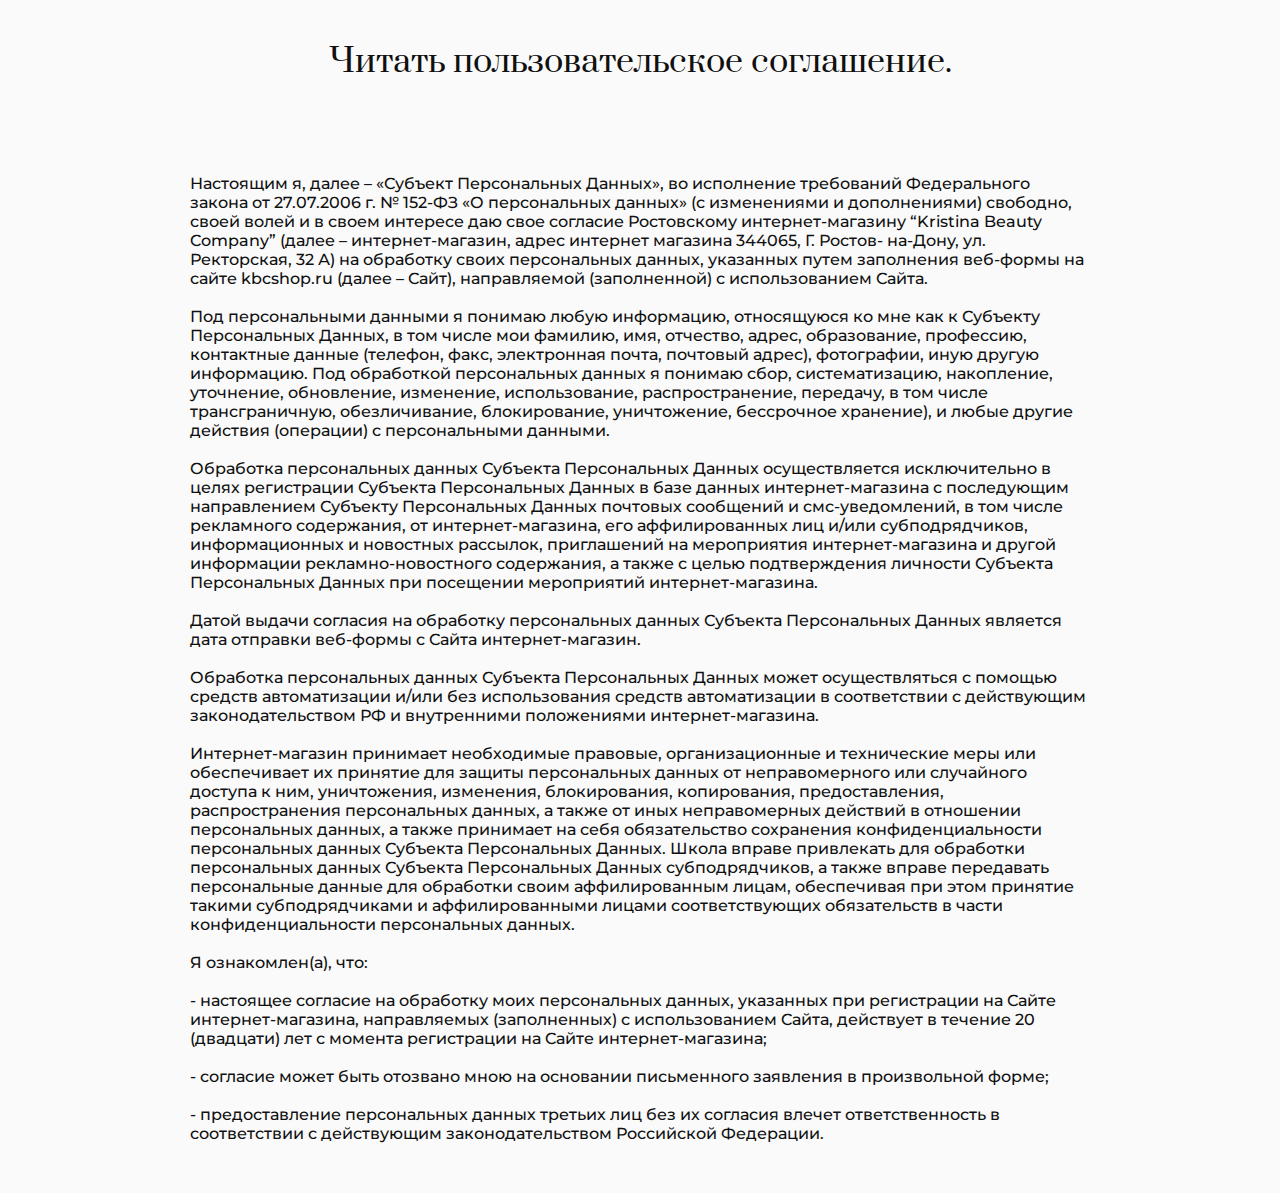
<file: pact.html>
<!DOCTYPE html>
<html lang="en">
<head>
    <meta charset="UTF-8">
    <meta http-equiv="X-UA-Compatible" content="IE=edge">
    <meta name="viewport" content="width=device-width, initial-scale=1.0">
    <title>Document</title>
    <link rel="stylesheet" href="style.css">
</head>
<body>
    <div class="content__title">Читать пользовательское соглашение.</div>
    <p class="pact">
        Настоящим я, далее – «Субъект Персональных Данных», во исполнение требований Федерального закона от 27.07.2006 г. № 152-ФЗ «О персональных данных» (с изменениями и дополнениями) свободно, своей волей и в своем интересе даю свое согласие Ростовскому интернет-магазину “Kristina Beauty Company” (далее – интернет-магазин, адрес интернет магазина 344065, Г. Ростов- на-Дону, ул. Ректорская, 32 А) на обработку своих персональных данных, указанных путем заполнения веб-формы на сайте kbcshop.ru (далее – Сайт), направляемой (заполненной) с использованием Сайта.
        <br>
        <br>
        Под персональными данными я понимаю любую информацию, относящуюся ко мне как к Субъекту Персональных Данных, в том числе мои фамилию, имя, отчество, адрес, образование, профессию, контактные данные (телефон, факс, электронная почта, почтовый адрес), фотографии, иную другую информацию. Под обработкой персональных данных я понимаю сбор, систематизацию, накопление, уточнение, обновление, изменение, использование, распространение, передачу, в том числе трансграничную, обезличивание, блокирование, уничтожение, бессрочное хранение), и любые другие действия (операции) с персональными данными.
        <br>
        <br>
        Обработка персональных данных Субъекта Персональных Данных осуществляется исключительно в целях регистрации Субъекта Персональных Данных в базе данных интернет-магазина с последующим направлением Субъекту Персональных Данных почтовых сообщений и смс-уведомлений, в том числе рекламного содержания, от интернет-магазина, его аффилированных лиц и/или субподрядчиков, информационных и новостных рассылок, приглашений на мероприятия интернет-магазина и другой информации рекламно-новостного содержания, а также с целью подтверждения личности Субъекта Персональных Данных при посещении мероприятий интернет-магазина.
        <br>
        <br>
        Датой выдачи согласия на обработку персональных данных Субъекта Персональных Данных является дата отправки веб-формы с Сайта интернет-магазин.
        <br>
        <br>
        Обработка персональных данных Субъекта Персональных Данных может осуществляться с помощью средств автоматизации и/или без использования средств автоматизации в соответствии с действующим законодательством РФ и внутренними положениями интернет-магазина.
        <br>
        <br>
        Интернет-магазин принимает необходимые правовые, организационные и технические меры или обеспечивает их принятие для защиты персональных данных от неправомерного или случайного доступа к ним, уничтожения, изменения, блокирования, копирования, предоставления, распространения персональных данных, а также от иных неправомерных действий в отношении персональных данных, а также принимает на себя обязательство сохранения конфиденциальности персональных данных Субъекта Персональных Данных. Школа вправе привлекать для обработки персональных данных Субъекта Персональных Данных субподрядчиков, а также вправе передавать персональные данные для обработки своим аффилированным лицам, обеспечивая при этом принятие такими субподрядчиками и аффилированными лицами соответствующих обязательств в части конфиденциальности персональных данных.
        <br>
        <br>
        Я ознакомлен(а), что:
        <br>
        <br>
        - настоящее согласие на обработку моих персональных данных, указанных при регистрации на Сайте интернет-магазина, направляемых (заполненных) с использованием Cайта, действует в течение 20 (двадцати) лет с момента регистрации на Cайте интернет-магазина;
        <br>
        <br>
        - согласие может быть отозвано мною на основании письменного заявления в произвольной форме;
        <br>
        <br>
        - предоставление персональных данных третьих лиц без их согласия влечет ответственность в соответствии с действующим законодательством Российской Федерации.  
    </p>
    
</body>
</html>
</file>
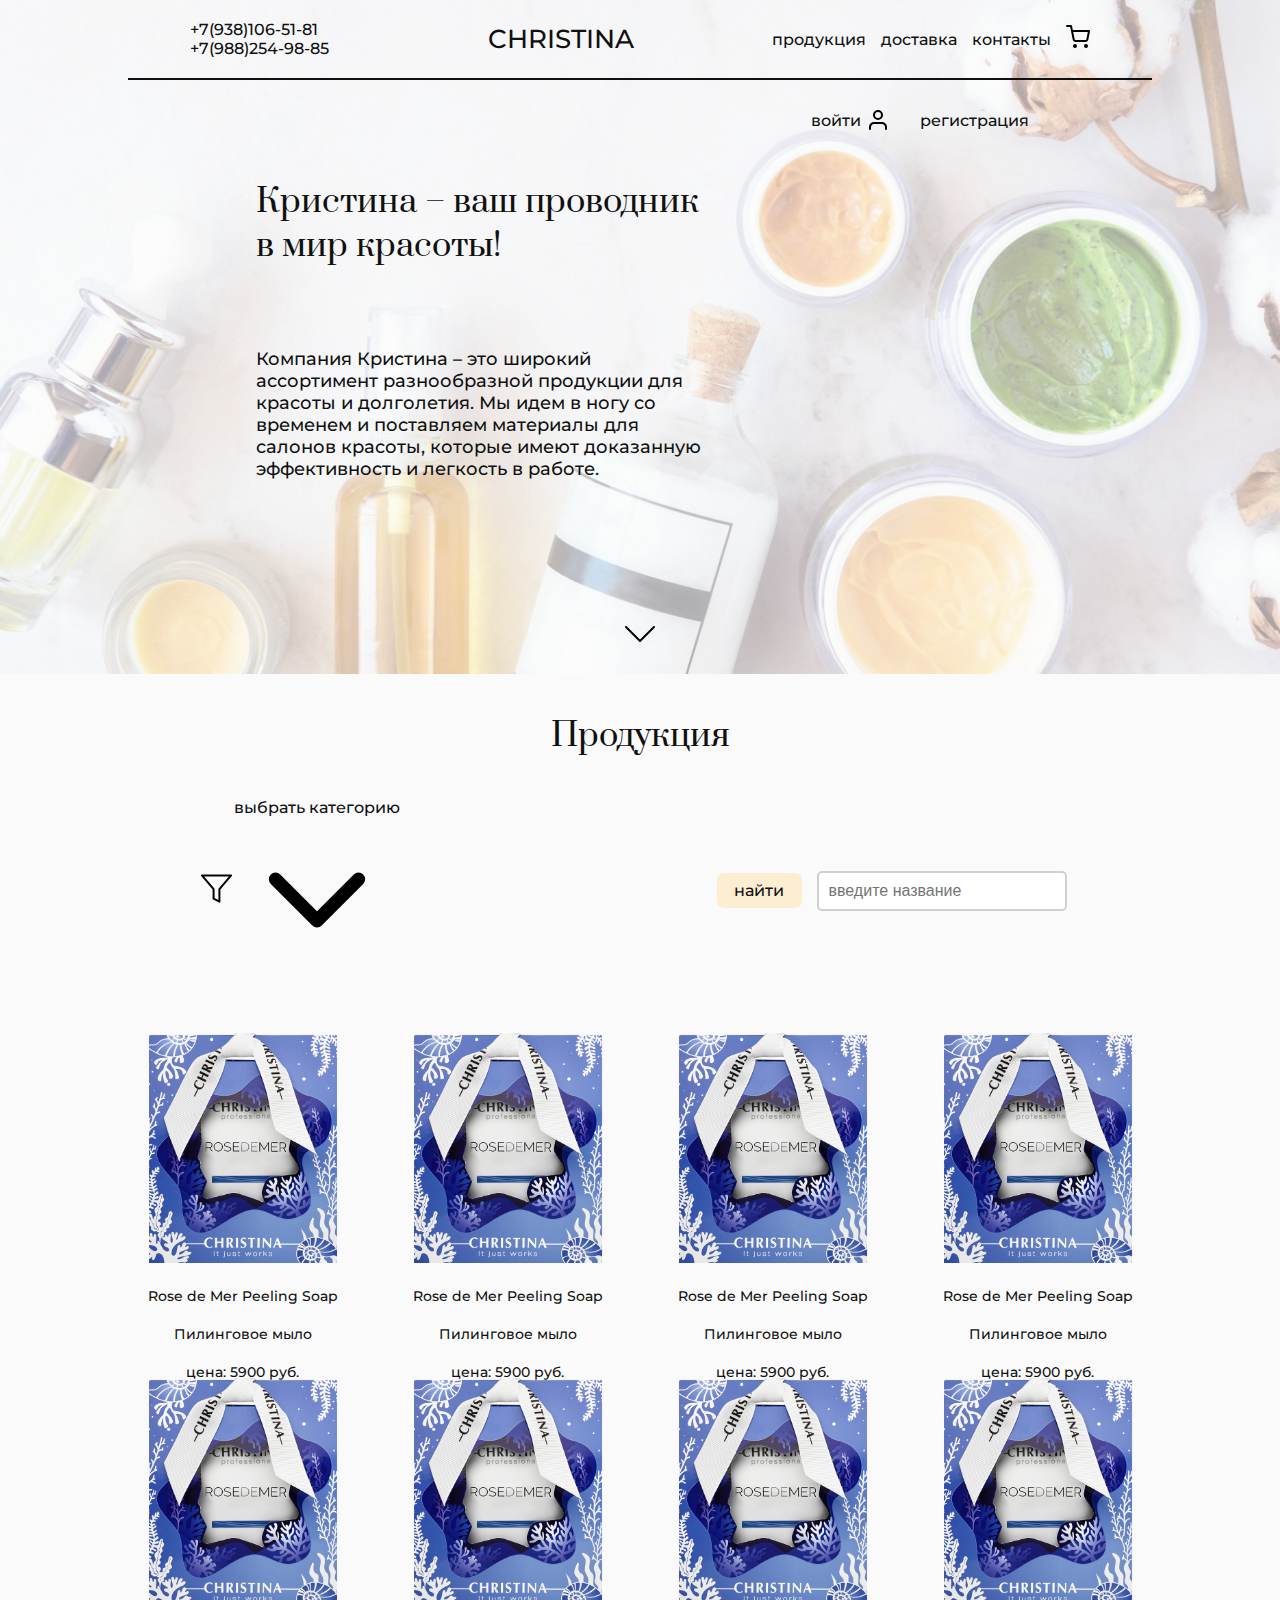
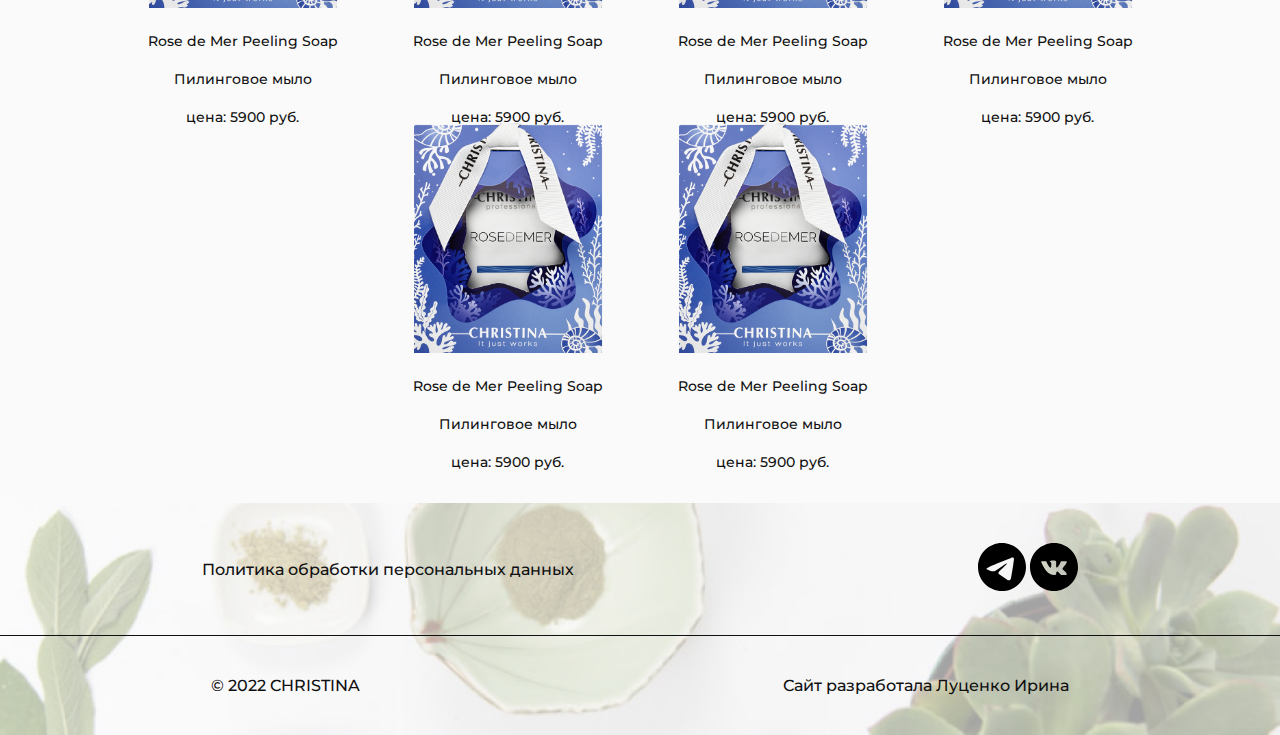
<file: products.html>
<!DOCTYPE html>
<html lang="en">
<head>
    <meta charset="UTF-8">
    <meta http-equiv="X-UA-Compatible" content="IE=edge">
    <meta name="viewport" content="width=device-width, initial-scale=1.0">
    <title>CHRISTINA</title>
    <link rel="stylesheet" href="style.css">
</head>
<body>
    <header class="wrapper">
        <div class="mainblock">
            <div class="mainblock__navigation">
                <div class="mainblock__number">
                    <a href="tel:+7(938)106-51-81">+7(938)106-51-81</a>
                    <a href="tel:+7(988)254-98-85">+7(988)254-98-85</a>
                </div>

                <div class="mainblock__logo"><a href="index.html">christina</a></div>

                <nav class="mainblock__menu">
                    <a href="products.html" class="mainblock__link">продукция</a>
                    <a href="delivery.html" class="mainblock__link">доставка</a>
                    <a href="contacts.html" class="mainblock__link">контакты</a>
                    <a href="" class="mainblock__link"><img src="img/shop.svg" alt="корзина"></a>
                </nav>    
            </div>

            <div class="mainblock__authorization">
                <a href="" class="mainblock__sign-in">войти</a>
                <a href="" class="mainblock__sign-in"><img src="img/user.svg" alt="вход"></a>
                <a href="" class="mainblock__registration">регистрация</a>
            </div>

            <div id="myNav" class="burger">

                <a href="javascript:void(0)" class="closebtn" onclick="closeNav()">&times;</a>
                    
                <div class="burger__content">
                    <div class="burger__element-partition">
                        <p class="burger__span burger__logo">christina</p>
                    </div>
                    <a href="index.html" class="burger__element">главная</a>
                    <a href="products.html" class="burger__element">продукция</a>
                    <a href="delivery.html" class="burger__element">доставка</a>
                    <a href="contacts.html" class="burger__element">контакты</a>
                    <a href="" class="burger__element">корзина</a>
                </div>

                <div class="burger__account">
                    <div class="burger__element-partition">
                        <p class="burger__span">Вход в аккаунт</p>
                    </div>
                    <a href="" class="burger__element">вход</a>
                    <a href="" class="burger__element">регистрация</a>
                </div>

                <div class="burger__social">
                    <div class="burger__element-partition">
                        <p class="burger__span">Социальные сети</p>
                    </div>
                    <a href="" class="burger__element">Telegram</a>
                    <a href="" class="burger__element">Vkontakte</a>
                </div>

                <div class="burder__number">
                    <div class="burger__element-partition">
                        <p class="burger__span">Контактный номер</p>
                    </div>
                    <a href="tel:+7(938)106-51-81" class="burger__element">+7(938)106-51-81</a>
                    <a href="tel:+7(988)254-98-85" class="burger__element">+7(988)254-98-85</a>
                </div>
            </div>
    
            <span onclick="openNav()" class="burger__menu"><img src="/img/burger.svg" alt=""></span>

            <div class="mainblock__content">
                <div class="mainblock__text">
                    <div class="mainblock__title">Кристина – ваш проводник в мир красоты!</div>
                    <div class="mainblock__subtitle-delivery">Компания Кристина – это широкий ассортимент разнообразной продукции для красоты и долголетия. Мы идем в ногу со временем и поставляем материалы для салонов красоты, которые имеют доказанную эффективность и легкость в работе.</div>
                </div>
                <div class="mainblock__footer">
                    <a href="#title" class="mainblock__arrow"><img src="img/arrow.svg" alt="стрелка"></a>
                </div>
            </div>

        </div>
    </header>

    <main class="wrapper">
        <div class="products">
            <div class="products__wrapper">
                <div class="content__title" id="title">Продукция</div>
                <div class="products__setting">
                    <div class="products__setting-left">
                        <a href=""><img src="img/filter.svg" alt="фильтр"></a>
                        <a href="" class="products__filter">
                            <p>выбрать категорию</p>
                            <img src="img/arrow-min.svg" alt="">
                        </a>
                    </div>
                    <div class="products__setting-right">
                        <a href="" class="products__button">найти</a>
                        <form class="products__form">
                            <input type="text" id="name" placeholder="введите название" class="products__form-search">
                        </form>
                    </div>
                </div>
                <div class="products__list">
                    <a href="product.html">
                        <div class="products__product">
                            <div ><img src="img/test.png" alt="картинка продукта" class="products__img"></div>
                            <div class="products__description">
                                <p class="products__name">Rose de Mer Peeling Soap</p>
                                <p class="products__name">Пилинговое мыло</p>
                                <p class="products__name">цена: 5900 руб.</p>
                            </div>
                        </div> 
                    </a>
                    <a href="product.html">
                        <div class="products__product">
                            <div ><img src="img/test.png" alt="" class="products__img"></div>
                            <div class="products__description">
                                <p class="products__name">Rose de Mer Peeling Soap</p>
                                <p class="products__name">Пилинговое мыло</p>
                                <p class="products__name">цена: 5900 руб.</p>
                            </div>
                        </div> 
                    </a>
                    <a href="product.html">
                        <div class="products__product">
                            <div ><img src="img/test.png" alt="" class="products__img"></div>
                            <div class="products__description">
                                <p class="products__name">Rose de Mer Peeling Soap</p>
                                <p class="products__name">Пилинговое мыло</p>
                                <p class="products__name">цена: 5900 руб.</p>
                            </div>
                        </div> 
                    </a>
                    <a href="product.html">
                        <div class="products__product">
                            <div ><img src="img/test.png" alt="" class="products__img"></div>
                            <div class="products__description">
                                <p class="products__name">Rose de Mer Peeling Soap</p>
                                <p class="products__name">Пилинговое мыло</p>
                                <p class="products__name">цена: 5900 руб.</p>
                            </div>
                        </div> 
                    </a>
                    <a href="product.html">
                        <div class="products__product">
                            <div ><img src="img/test.png" alt="" class="products__img"></div>
                            <div class="products__description">
                                <p class="products__name">Rose de Mer Peeling Soap</p>
                                <p class="products__name">Пилинговое мыло</p>
                                <p class="products__name">цена: 5900 руб.</p>
                            </div>
                        </div> 
                    </a>
                    <a href="product.html">
                        <div class="products__product">
                            <div ><img src="img/test.png" alt="" class="products__img"></div>
                            <div class="products__description">
                                <p class="products__name">Rose de Mer Peeling Soap</p>
                                <p class="products__name">Пилинговое мыло</p>
                                <p class="products__name">цена: 5900 руб.</p>
                            </div>
                        </div> 
                    </a>
                    <a href="product.html">
                        <div class="products__product">
                            <div ><img src="img/test.png" alt="" class="products__img"></div>
                            <div class="products__description">
                                <p class="products__name">Rose de Mer Peeling Soap</p>
                                <p class="products__name">Пилинговое мыло</p>
                                <p class="products__name">цена: 5900 руб.</p>
                            </div>
                        </div> 
                    </a>
                    <a href="product.html">
                        <div class="products__product">
                            <div ><img src="img/test.png" alt="" class="products__img"></div>
                            <div class="products__description">
                                <p class="products__name">Rose de Mer Peeling Soap</p>
                                <p class="products__name">Пилинговое мыло</p>
                                <p class="products__name">цена: 5900 руб.</p>
                            </div>
                        </div> 
                    </a>
                    <a href="product.html">
                        <div class="products__product">
                            <div ><img src="img/test.png" alt="" class="products__img"></div>
                            <div class="products__description">
                                <p class="products__name">Rose de Mer Peeling Soap</p>
                                <p class="products__name">Пилинговое мыло</p>
                                <p class="products__name">цена: 5900 руб.</p>
                            </div>
                        </div> 
                    </a>
                    <a href="product.html">
                        <div class="products__product">
                            <div ><img src="img/test.png" alt="" class="products__img"></div>
                            <div class="products__description">
                                <p class="products__name">Rose de Mer Peeling Soap</p>
                                <p class="products__name">Пилинговое мыло</p>
                                <p class="products__name">цена: 5900 руб.</p>
                            </div>
                        </div> 
                    </a>
                    
                </div>
            </div>
        </div>
    </main>

    <footer>
        <div class="footer">

            <div class="footer__menu">

                <div class="footer__up">
                    <div class="footer__politic"><a href="">Политика обработки персональных данных</a></div>
                    <div class="footer__right">
                        <a href=""><img src="img/tg.svg" alt="telegram" class="footer__icon"></a>
                        <a href=""><img src="img/vk.svg" alt="vkontacte" class="footer__icon"></a>
                    </div>
                </div>

                <div class="footer__line"></div>

                <div class="footer__down">
                    <p class="footer__ch">© 2022 CHRISTINA</p>
                    <div class="footer__right">
                        <p class="footer__right">Сайт разработала <a href="https://vk.com/ira_unicorn" class="footer__right-unicorn">Луценко Ирина</a></p>
                    </div>
                </div>

            </div>
            
        </div>

    </footer>

    <script src="script.js"></script>

</body>
</html>
</file>
<file: style.css>
/*
Theme Name: CHRISTINA
Author: Irina Lutsenko
*/


@import url('https://fonts.googleapis.com/css2?family=Montserrat:wght@300;400;500;600&family=Prata&display=swap');
/*font-family: 'Montserrat', sans-serif;
font-family: 'Prata', serif;*/


.customize-support {
    display: flex;
    flex-direction: column;
    justify-content: space-between;
}

body {
    width: 100%;
    margin: 0;
    background: #FAFAFA;
    color: #101010;
    font-family: 'Montserrat', sans-serif;
    font-weight: 500;
    letter-spacing: 5%;
}

.wrapper {
    display: flex;
    flex-direction: column;
}
.mainblock {
    background: url('img/bg.png') no-repeat center center;
    background-size: cover;
}

a {
    text-decoration: none;
    color: #101010;
}

.mainblock__link {
    margin-left: 15px;
}

.mainblock__link:hover {
    text-decoration: underline;
}

.mainblock__logo {
    text-transform: uppercase;
    font-size: 26px;
}

.mainblock__menu {
    display: flex;
    align-items: center;
}

.mainblock__navigation {
    margin: 0 auto;
    width: 80%;
    height: 80px;
    display: flex;
    justify-content: space-around;
    align-items: center;
    border-bottom: 2px solid #101010;
}

.mainblock__authorization {
    margin: 0 auto;
    width: 80%;
    height: 80px;
    display: flex;
    flex-direction: row;
    justify-content: flex-end;
    align-items: center;
}

.mainblock__sign-in {
    margin-right: 5px;
    display: flex;
    align-items: center;
}

.mainblock__sign-in:hover {
    text-decoration: underline;
}

.mainblock__registration {
    margin-right: 12%;
    margin-left: 25px;
}

.mainblock__registration:hover {
    text-decoration: underline;
}

.mainblock__number {
    width: 175px;
}

.burger {
    width: 0;
    height: 0;
    opacity: 0;
    position: absolute;
    z-index: -1;
}

.burger__menu {
    width: 0;
    height: 0;
    opacity: 0;
    position: absolute;
    z-index: -1;
}

.mainblock__content {
    margin: 0 auto;
    font-family: 'Prata', serif;
    width: 60%;
    font-size: 32px;
}

.mainblock__text {
    width: 60%;
    margin-top: 20px;
    margin-bottom: 55px;
}

.mainblock__subtitle {
    margin-top: 50px;
    margin-bottom: 70px;
}

.mainblock__btn {
    font-family: 'Montserrat', sans-serif;
    font-size: 18px;
    padding: 20px;
    border: 2px solid #101010;
}

.mainblock__btn:hover {
    background-color:#101010;
    color: #FAFAFA;
}

.mainblock__footer {
    padding-top: 50px;
    display: flex;
    align-items: center;
    justify-content: center;
    margin-bottom: 20px;
}

html {
    scroll-behavior: smooth;
}

.content__wrapper {
    height: 300px;
    background: url('img/lineD.svg');
    width: 100%;
    background-size: cover;
    display: flex;
    flex-direction: column;
    align-items: center;
    justify-content: center;
}

.content__block {
    display: flex;
    align-items: center;
    margin: 0 auto;
}

.content__text {
    padding-top: 50px;
    padding-bottom: 25px;
    margin: 0 auto;
    text-align: center;
    line-height: 185%;
    max-width: 800px;
}

.content__line {
    border-bottom: 1px solid #101010;
    width: 400px;
    margin: 0 auto;
}

.swiper {
    width: 980px;
    height: 400px;
}

  .swiper-slide {
    text-align: center;
    font-size: 18px;
    background: #fff;

    /* Center slide text vertically */

    display: flex;
    justify-content: center;
    align-items: center;
}

  .swiper-slide img {
    display: block;
    width: 980px;
    height: 400px;
    object-fit: cover;
}

  .content__title {
    padding: 40px;
    margin: 0 auto;
    text-align: center;
    font-family: 'Prata', serif;
    font-size: 32px;
}

.swiper-button-next::after, .swiper-button-prev::after{
    color: #101010;
}

.swiper-pagination-bullet-active {
    background: #101010 !important;
}


.content__advantage {
    display: flex;
    flex-direction: column;
    align-items: center;
    margin-bottom: 50px;
}


.advantage__boxes {
    display: flex;
    align-items: center;
    justify-content: center;
    max-width: 1000px;
}

.content__box {
    display: flex;
    flex-direction: column;
    justify-content: space-between;
    padding: 15px;
    margin: 35px;
    width: 320px;
    height: 160px;
    background-color: #FDEED2;
}

.box__title {
    font-family: 'Prata', serif;
    font-size: 20px;
}


* {
    box-sizing: border-box;
    margin: 0;
    padding: 0;
}

.about-block__img {
    position: absolute;
}

.about-block {
    position: relative;
}
.about-block::before {
    content: '';
    display: block;
    width: 60%;
    height: 100%;
    border: 24px solid #FDEED2;
    position: absolute;
    top: 0;
    left: 0;
    z-index: -1;
}
.about-block:first-child {
    padding-top: 80px;
    padding-bottom: 130px;
}

.about-block:first-child .about-block__img {
    bottom: -100px;
    left: 70px;
}

.about-block p {
    font-size: 18px;
    max-width: 940px;
    margin: 0 auto;
}
.about-block:last-child {
    padding-top: 160px;
    padding-bottom: 55px;
    margin-top: -50px;
}
.about-block:last-child p {
    text-align: right;
}
.about-block:last-child::before {
    left: auto;
    right: 0;
}

.about-block:last-child .about-block__img {
    bottom: -145px;
    right: 70px;
}

footer {
    background: url('img/fbg.png') no-repeat center center;
    background-size: cover;
    width: 100%;
    bottom: 0;
}

.footer__line {
    border-bottom: 1px solid #101010;
    width: 100%;
}

.footer__up, .footer__down {
    display: flex;
    justify-content: space-around;
    align-items: center;
    padding-top: 40px;
    padding-bottom: 40px; 
}

.footer__right-unicorn:hover {
    text-decoration: underline;
}

.footer__politic:hover {
    text-decoration: underline;
}

.contacts {
    display: flex;
    flex-direction: column;
}

.contacts__city {
    margin: 70px 0px;
}

.contacts__line {
    background: url('img/line.svg');
    height: 30px;
    width: 50%;
}

.contacts__city1 {
    font-size: 24px;
    margin-left: 50%;
}

.contacts__phone {
    margin-right: 20px;
    margin-top: 40px;
    display: flex;
    align-items: center;
}

.contacts__map {
    margin-right: 20px;
    margin-top: 40px;
    display: flex;
    align-items: center;
}

.contacts__mail {
    margin-right: 20px;
    margin-top: 40px;
    display: flex;
    align-items: center;
}

.contacts__block {
    margin-left: 15%;
    max-width: 50%;
}

.contacts__line-right {
    background: url('img/line.svg');
    height: 30px;
    width: 50%;
    float: right;
}

.contacts__block-right {
    margin-right: 15%;
    max-width: 50%;
}

.contacts__city-right {
    display: flex;
    flex-direction: column;
    align-items: flex-end;
}

.contacts__city2 {
    font-size: 24px;
    margin-left: 40%;
}

.contacts__map-right, .contacts__mail-right, .contacts__phone-right{
    margin-top: 40px;
    display: flex;
    align-items: center;
    justify-content: flex-end;
    text-align: right;
}

.contacts__flower{
    position: absolute;
    margin-right: 75%;
    margin-top: 50px;
}

.contacts__flower-right{
    position: absolute;
    margin-left: 75%;
    margin-top: 150px;
}

.contacts__feedback {
    display: flex;
    align-items: center;
    flex-direction: column;
    margin-bottom: 100px;
}

.feedback__container {
    border: 24px solid #FDEED2;
    width: 50%;
    height: 100%;
    margin: 30px auto;
}

.feedback__form {
    display: flex;
    align-items: center;
    flex-direction: column;
    justify-content: space-between;
    padding: 30px;
}

/*
.feedback__check {
    display: flex;
    align-items: center;
    position: relative;
    z-index: 10;
}

.feedback__checkbox-real {
    width: 0;
    height: 0;
    opacity: 0;
    position: absolute;
    z-index: -1;
}

.feedback__checkbox-custom {
    position: relative;
    display: inline-block;
    width: 20px;
    height: 20px;
    background-color: #FAFAFA;
    border: 2px solid #ffc760;
    border-radius: 4px;
    vertical-align: sub;
    margin: 5px;
}

.feedback__checkbox-custom::before {
    content: '';
    position: absolute;
    display: inline-block;
    width: 13px;
    height: 13px;
    background: url('img/check.svg') no-repeat;
    background-size: contain;
    left: 50%;
    top: 50%;
    transform: scale(0) translate(-50%, -50%);
    margin-top: 1px;
    transition: 0.2s ease-in;
}

.feedback__checkbox-real:checked + .feedback__checkbox .feedback__checkbox-custom::before {
    transform: scale(1) translate(-50%, -50%);
}

.feedpack__pact {
    color: #ffc760;
}

.feedpack__pact:hover {
    text-decoration: underline;
    color: #ffc760;
}
*/

.feedback__flower {
    position: absolute;
    float: left;
    margin-left: -120px;
    margin-top: -130px;
} 

.feedback__form{
    margin: 10px;
    display: flex;
    align-items: center;
    flex-direction: column;
    padding: 30px;
}
.feedback__form .wpforms-container .wpforms-field-container{
    display: flex;
    flex-direction: column;
    justify-content: center;
}

.wpforms-container-full .wpforms-submit-container .wpforms-submit{
    margin: 15px;
    letter-spacing: 5%;
    border: none;
    padding: 15px 25px;
    border: 2px solid #101010;
    font-size: 16px;
    color:#101010;
    background: none;
}

.wpforms-container-full {
    margin: 0 auto !important;
}

.feedback__form .wpforms-container .wpforms-field-container .wpforms-field ul {
    list-style: none;
}

.mainblock__subtitle-delivery {
    font-family: 'Montserrat', sans-serif;
    font-size: 18px;
    margin: 80px 0;
}

.mainblock__content-delevery {
    margin: 100px auto 0 auto;
    font-family: 'Prata', serif;
    width: 60%;
    font-size: 32px;
}

.delivery {
    display: flex;
    flex-direction: column;
    justify-content: center;
    align-items: center;
}

.delivery__flower {
    margin: 0 auto;
    display: none;

}

.delivery__text, .delivery__text-frame{
    margin: 50px;
    max-width: 950px;
}

.delivery__container {
    border: 24px solid #FDEED2;
    height: 100%;
    margin: 30px 0;
}

.delivery__text-frame {
    text-align: center;
}

.delivery-pickup__box {
    background-color: #FDEED2;
    max-width: 880px;
    max-height: 300px;
    padding: 20px;
    margin: 30px 0;
}

.payment__text-block {
    margin: 80px 0;
}

.agreement__button {
    background-color: #FDEED2;
    width: 380px;
    height: 40px;
    display: flex;
    align-items: center;
    justify-content: center;
    margin: 80px auto;
}

.pact {
    max-width: 900px;
    margin: 50px auto;
}

.products__setting {
    display: flex;
    justify-content: space-around;
    max-width: 100%;
    margin: 0 auto;
}

.products__setting-left{
    display: flex;
    align-items: center;
    justify-content: center;
}

.products__setting-right {
    display: flex;
    align-items: center;
    justify-content: center;
}

.products__filter {
    display: flex;
    flex-direction: column;
    justify-content: center;
}

.products__container-filter {
    display: flex;
    align-items: center;
    justify-content: center;
    cursor: pointer;
}

.products__category-list {
    display: flex;
    align-items: center;
    gap: 15px;
} 

.products__category-list-wp {
    display: none;
    flex-direction: column;
    justify-content: center;
    background-color: #FDEED2;
    gap: 10px;
    z-index: 1;
}

.drop {
    display: flex;
}

.category {
    padding: 5px;
    list-style-type: none;
}

.products__filter .products__category-list-wp .cats ul li:hover {
    background-color: #ffc760;
    cursor: pointer;
}

.products__button {
    display: flex;
    align-items: center;
    justify-content: center;
    background-color: #FDEED2;
    width: 85px;
    height: 35px;
    border: none;
    border-radius: 7px;
}

.products__form-search {
    margin: 15px;
    letter-spacing: 5%;
    border: none;
    width: 250px;
    height: 40px;
    border-radius: 5px;
    padding: 10px;
    border: 2px solid #cfcfcf;
    font-size: 16px;
    color: #101010;
}

.products__list {
    display: flex;
    align-items: center;
    justify-content: center;
    flex-wrap: wrap;
    max-width: 1200px;
    margin: 50px auto;
    gap: 15px;
}

.products__product {
    width: 250px;
    height: 330px;
    display: flex;
    flex-direction: column;
}

.products__img {
    width: 250px;
    height: 230px;
    object-fit: cover;
}

.products__name {
    font-size: 14px;
    text-align: center;
    margin: 20px;
}

.product__description {
    display: flex;
    flex-direction: column;
    align-items: center;
    justify-content: center;
    max-width: 900px;
    margin: 0 auto;
}

.product__image{ 
    width: 350px;
    height: 450px;
}

.product__info {
    display: flex;
    flex-direction: row;
    align-items: center;
    justify-content: center;
}

.product__info-right {
    display: flex;
    flex-direction: column;
    font-weight: 400;
}



.product__name {
    margin-bottom: 25px;
    font-family: 'Prata', serif;
    font-size: 20px;
}

.product__text {
    display: flex;
    align-items: center;
    justify-content: center;
    margin-bottom: 15px;
    font-size: 14px;
}

.product__price {
    display: flex;
    align-items: center;
}

.product__rub {
    font-weight: 500;
    text-decoration-line: underline;
}

.product__button {
    margin-left: 15px;
    border: 1px solid #101010;
    width: 130px;
    height: 35px;
    display: flex;
    align-items: center;
    justify-content: center;
}

.product__like {
    display: flex;
    flex-direction: column;
}

.product__container{
    display: flex;
    align-items: center;
    justify-content: center;
}

.product__similar {
    background-color: #FDEED2;
    width: 250px;
    height: 430px;
    margin: 40px 20px;
    display: flex;
    flex-direction: column;
    align-items: center;
    justify-content: space-evenly;
}

.product__img-min {
    width: 250px;
    height: 230px;
    object-fit: cover;
}

.product__name-min {
    max-width: 200px;
    text-align: center
}

.product__value {
    border: 1px solid #101010;
    width: 170px;
    height: 70px;
    display: flex;
    flex-direction: column;
    align-items: center;
    justify-content: center;
}

.contacts__phone-left {
    width: 175px;
}

.woocommerce-tabs{
    display: none;
}

.products {
    list-style: none; 
    display: flex;
    justify-content: center;
    gap: 20px;
    flex-wrap: wrap;
}

.related {
    display: flex;
    flex-direction: column;
}

.product__similar li {
    padding: 0;
}
.product__similar li a{
    display: flex;
    flex-direction: column;
    justify-content: center;
}
.product__similar li a .price{
    width: 100%;
    padding: 10px 0;
    text-align: center;
}
.product__similar li .product_type_simple{
    margin: 0 auto !important;
}
.product__similar li a img{
    width: 100%;
    height: auto;
    margin: 0;
}

#sidebar {
    display: none;
}

.woocommerce-breadcrumb {
    display: none;
}

.product_meta .posted_in {
    display: flex;
    justify-content: center;
    
}

.product__similar li a .woocommerce-loop-product__title {
    display: flex;
    justify-content: center;
    font-family: 'Prata', serif;
    text-align: center;
    font-size: 14px;
    margin: 10px;
}

.product .ajax_add_to_cart {
    margin-left: 15px;
    border: 1px solid #101010;
    border-radius: 0;
    width: 130px;
    height: 35px;
    display: flex;
    align-items: center;
    justify-content: center;
}

.woocommerce-product-gallery__image .wp-post-image {
    width: 300px;
    height: 300px;
    object-fit: cover;
}

.related h2 {
    display: flex;
    justify-content: center;
    font-family: 'Prata', serif;
    font-size: 24px;
    margin: 25px;
    align-items: center
}

.wpforms-container-full {
    display: flex;
    flex-direction: column;
    justify-content: center;
    align-items: center
}

.summary .product_title {
    font-family: 'Prata', serif;
    font-size: 24px;
}

.cart .single_add_to_cart_button {
    width: 250px;
    height: 45px;
    border-radius: 0;
    padding: 10px;
    border: 2px solid #101010;
    font-size: 14px;
    margin: 50px auto;
    color: #101010 !important;
    font-family: 'Montserrat' !important;
    font-weight: 500 !important;
    background: #FAFAFA;
}

.woocommerce-cart-form {
    display: flex;
    align-items: center;
    flex-direction: column;
    justify-content: center;
    
}
.woocommerce-cart-form .shop_table{
    min-width: 750px;
}

.woocommerce-cart-form .shop_table td{
    border-top: 2px solid #ffc760;
}

.woocommerce-cart-form .shop_table th{
    border-top: 2px solid #ffc760;
}

.woocommerce-cart-form .shop_table th{
    padding: 15px;
}

.product-quantity .quantity .input-text {
    width: 40px;
    border: 2px solid #ffc760;
    border-radius: 5px;
}

.woocommerce-cart-form__cart-item td {
    padding: 0 15px;
    text-align: center;
}

.woocommerce-cart-form__cart-item .product-thumbnail .attachment-woocommerce_thumbnail {
    width: 200px;
    height: 200px;
    object-fit: cover;
}

.actions .button {
    margin: 10px;
    border: 2px solid #ffc760;
    background: #FDEED2;
    font-family: 'Montserrat', sans-serif;
    padding: 10px 15px;
    border-radius: 10px;
}

.cart-collaterals {
    border-top: 16px dashed #FDEED2;
    display: flex;
    flex-direction: column;
    align-items: center;
}


.woocommerce-cart-form .shop_table_responsive {
    margin: 50px auto;
}

.cart-collaterals .cart_totals {
    display: flex;
    flex-direction: column;
    align-items: center;
}

.cart-collaterals .cart_totals h2{
    margin: 30px auto;
    font-family: 'Prata', serif;
    font-size: 24px;
}

.cart-subtotal th, .cart-subtotal td {
    padding: 10px;
}

.cart_totals .wc-proceed-to-checkout{
    border: 2px solid #ffc760;
    background: #FDEED2;
    font-family: 'Montserrat', sans-serif;
    padding: 10px 15px;
    border-radius: 10px;
    margin: 35px;
}

.woocommerce .woocommerce-MyAccount-navigation {
    border-top: 16px dashed #FDEED2;
    display: flex;
    flex-direction: column;
    text-align: left;
    list-style: none; 
}

.woocommerce .woocommerce-MyAccount-navigation ul {
    list-style: none; 
    margin: 0 auto;
    max-width: 800px;
    display: flex;
    align-items: flex-start;
}

.woocommerce .woocommerce-MyAccount-navigation .woocommerce-MyAccount-navigation-link--downloads {
    display: none;
}

.woocommerce-MyAccount-content .woocommerce-address-fields .address-field .input-text {
    margin: 10px;
    padding: 5px;
    width: 250px;
    height: 30px;
    border: 2px solid #ffc760;
    border-radius: 5px;
}

.woocommerce-MyAccount-content .woocommerce-address-fields .validate-phone .input-text {
    margin: 10px;
    padding: 5px;
    width: 250px;
    height: 30px;
    border: 2px solid #ffc760;
    border-radius: 5px;
}

.woocommerce-MyAccount-content .woocommerce-address-fields .validate-email .input-text {
    margin: 10px;
    padding: 5px;
    width: 250px;
    height: 30px;
    border: 2px solid #ffc760;
    border-radius: 5px;
}

.woocommerce-MyAccount-content .woocommerce-address-fields .button {
    border: 2px solid #ffc760;
    background: #FDEED2;
    font-family: 'Montserrat', sans-serif;
    padding: 10px 15px;
    border-radius: 10px;
    margin: 15px;
}

.woocommerce-MyAccount-content .woocommerce-address-fields .address-field .input-text #billing_address_2_field {
    display: none;
}

.woocommerce .woocommerce-form-coupon-toggle .woocommerce-info {
    display: none;
}

.col2-set .col-2 .woocommerce-additional-fields {
    display: none;
}

.woocommerce .checkout {
    display: flex;
    flex-direction: column;
    align-items: center;
    justify-content: center;
}

.checkout .woocommerce-checkout-review-order .woocommerce-checkout-review-order-table {
    border: 16px solid #FDEED2;
    padding: 20px;
    margin: 0 auto;
}

.checkout .woocommerce-checkout-review-order .woocommerce-checkout-review-order-table tbody .cart_item .product-name{
    text-align: right;
}

.checkout .woocommerce-checkout-review-order .woocommerce-checkout-review-order-table thead tr th {
    border-bottom: 1px solid #101010;
    border-collapse: collapse;
    padding: 20px;
}

.checkout .woocommerce-checkout-review-order .woocommerce-checkout-review-order-table tbody tr td{
    border-bottom: 1px solid #101010;
    border-collapse: collapse;
    padding: 20px;
}

.checkout .woocommerce-checkout-review-order .woocommerce-checkout-review-order-table tfoot tr th{
    border-bottom: 1px solid #101010;
    border-collapse: collapse;
    padding: 20px;
}

.checkout .woocommerce-checkout-review-order .woocommerce-checkout-review-order-table tfoot tr td{
    border-bottom: 1px solid #101010;
    border-collapse: collapse;
    padding: 20px;
}

.woocommerce-checkout-payment .wc_payment_methods .woocommerce-notice {
    display: none;
}

.woocommerce-checkout-payment .place-order .form-row  {
    display: none;
}

.woocommerce-checkout-payment .place-order .woocommerce-terms-and-conditions-wrapper  {
    display: none;
}

.woocommerce-checkout-payment .place-order .button {
    border: 2px solid #ffc760;
    background: #FDEED2;
    font-family: 'Montserrat', sans-serif;
    padding: 10px 15px;
    border-radius: 10px;
    margin: 15px;
}

.woocommerce-checkout-payment .place-order {
    display: flex;
    flex-direction: column;
    align-items: center;
    justify-content: center;
}

.col2-set .col-1 .woocommerce-billing-fields{
    display: flex;
    flex-direction: column;
    align-items: center;
    justify-content: center;
}

.col2-set .col-1 .woocommerce-billing-fields h3 {
    margin: 30px auto;
    font-family: 'Prata', serif;
    font-size: 24px;
}

.col2-set .col-1 .woocommerce-billing-fields .woocommerce-billing-fields__field-wrapper {
    display: flex;
    flex-direction: column;
    align-items: center;
    justify-content: center;
    gap: 15px
}

.woocommerce-checkout h3 {
    margin: 30px auto;
    font-family: 'Prata', serif;
    font-size: 24px;
}

.form-row-first .woocommerce-input-wrapper .input-text {
    margin: 10px;
    padding: 5px;
    width: 150px;
    height: 30px;
    border: 2px solid #ffc760;
    border-radius: 5px;
}

.woocommerce-checkout-payment .wc_payment_methods .payment_method_cod {
    display: none;
}

.woocommerce .woocommerce-order {
    display: flex;
    flex-direction: column;
    justify-content: center;
    align-items: center;
    gap: 10px;
    margin: 20px;
    border: 2px solid #ffc760;
    padding: 20px;
    max-width: 500px;
}

.woocommerce .woocommerce-order .woocommerce-customer-details address{
    display: flex;
    flex-direction: column;
    justify-content: center;
    align-items: center;
    gap: 10px;
    font-style: normal;
}


.customize-support main .woocommerce {
    gap: 60px
}

.customize-support main .woocommerce .return-to-shop .button {
    border: 2px solid #ffc760;
    background: #FDEED2;
    font-family: 'Montserrat', sans-serif;
    padding: 10px 15px;
    border-radius: 10px;
    margin: 15px;
}

.customize-support .wrapper .woocommerce {
    display: flex;
    flex-direction: column;
    justify-content: center;
    align-items: center;
    padding: 27px;
}

.woocommerce .woocommerce-order .woocommerce-order-details {
    display: flex;
    flex-direction: column;
    justify-content: center;
    align-items: center;
    gap: 10px;
}

.woocommerce .woocommerce-order .woocommerce-customer-details {
    display: flex;
    flex-direction: column;
    justify-content: center;
    align-items: center;
    gap: 10px;
}

.form-row-last .woocommerce-input-wrapper .input-text {
    width: 150px;
    height: 30px;
    border: 2px solid #ffc760;
    border-radius: 5px;
}

.woocommerce .woocommerce-MyAccount-content .woocommerce-EditAccountForm {
    display: flex;
    flex-direction: column;
    align-items: center;
    justify-content: center;
    gap: 15px
}

.edit-account .woocommerce-form-row--first .woocommerce-Input {
    width: 150px;
    height: 30px;
    border: 2px solid #ffc760;
    border-radius: 5px;
}

.edit-account .woocommerce-form-row--last .woocommerce-Input {
    width: 150px;
    height: 30px;
    border: 2px solid #ffc760;
    border-radius: 5px;
}

.edit-account .woocommerce-form-row--wide .woocommerce-Input--text {
    width: 150px;
    height: 30px;
    border: 2px solid #ffc760;
    border-radius: 5px;
}

.edit-account .woocommerce-Input--email {
    width: 150px;
    height: 30px;
    border: 2px solid #ffc760;
    border-radius: 5px;
}

.woocommerce-form-row--wide span em {
    font-size: 12px;
    font-style: normal;
}

.woocommerce-EditAccountForm fieldset {
    padding: 30px 100px;
}

.woocommerce-EditAccountForm fieldset .woocommerce-form-row {
    margin: 15px;
}

.woocommerce-EditAccountForm fieldset .woocommerce-form-row .woocommerce-Input--password {
    width: 150px;
    height: 30px;
    border: 2px solid #ffc760;
    border-radius: 5px;
}

.woocommerce-EditAccountForm p .woocommerce-Button {
    border: 2px solid #ffc760;
    background: #FDEED2;
    font-family: 'Montserrat', sans-serif;
    padding: 10px 15px;
    border-radius: 10px;
    margin: 15px;
}

.woocommerce-billing-fields{
    width: 100%;
    height: fit-content;
}

.woocommerce-billing-fields__field-wrapper .address-field .input-text {
    width: 200px;
    height: 30px;
    border: 2px solid #ffc760;
    border-radius: 5px;
    margin: 10px;
    padding: 5px;
}

.woocommerce-billing-fields__field-wrapper .form-row-wide .woocommerce-input-wrapper .input-text  {
    width: 200px;
    height: 30px;
    border: 2px solid #ffc760;
    border-radius: 5px;
    margin: 10px;
    padding: 5px;
}

.wrapper .woocommerce-MyAccount-content .woocommerce-Addresses {
    background: #FDEED2;
    font-family: 'Montserrat', sans-serif;
    padding: 20px 35px;
    margin: 35px;
}

.woocommerce-address-fields .woocommerce-address-fields__field-wrapper #billing_company_field {
    display: none;
}

.product .woocommerce-product-gallery--with-images {
    width: fit-content;
}

.woocommerce-product-gallery--with-images figure {
    width: fit-content;
}

.woocommerce-product-gallery .woocommerce-product-gallery__wrapper .woocommerce-product-gallery__image {
    width: fit-content;
}

.product .summary {
    margin: 30px auto;
    display: flex;
    flex-direction: column;
    align-items: flex-start;
    gap: 15px;
}

.product_meta .posted_in {
    display: none;
}

.summary .cart .quantity .input-text {
    width: 40px;
    border: 2px solid #ffc760;
    border-radius: 5px;
}

.woocommerce .u-columns {
    display: flex;
    flex-direction: column;
    align-items: center;
    justify-content: center;
}

.woocommerce .u-columns .u-column2,
.woocommerce .u-columns .u-column1 {
    display: flex;
    flex-direction: column;
    align-items: center;
    justify-content: center;
    max-width: 500px;
}

.woocommerce .u-columns .u-column1 .woocommerce-form-login,
.woocommerce .u-columns .u-column2 .woocommerce-form {
    background: #FDEED2;
    font-family: 'Montserrat', sans-serif;
    padding: 20px 15px;
    border-radius: 10px;
    margin: 20px;
}

.woocommerce .u-columns .u-column1 h2,
.woocommerce .u-columns .u-column2 h2{
    margin: 30px auto;
    font-family: 'Prata', serif;
    font-size: 24px;
}

.wrapper .woocommerce .woocommerce-MyAccount-content {
    max-width: 500px;
    margin: 150px auto;
    text-align: center;
    display: flex;
    flex-direction: column;
    align-items: center;
    justify-content: center;
    gap: 20px;
}

.woocommerce .woocommerce-MyAccount-navigation ul li {
    background: #FDEED2;
    padding: 15px;
}

.woocommerce .woocommerce-MyAccount-navigation ul li:hover {
    background: #ffc760;
    padding: 15px;
}

.woocommerce .woocommerce-MyAccount-navigation ul {
    margin: 15px auto;
}

.wpforms-field-name .wpforms-field-large,
.wpforms-field-email .wpforms-field-medium,
.wpforms-field-textarea .wpforms-field-medium {
    margin: 10px;
    letter-spacing: 5%;
    border: none;
    width: 370px;
    height: 45px;
    border-radius: 5px;
    padding: 10px;
    border: 2px solid #cfcfcf;
    font-size: 16px;
    color: #101010;
    font-family: 'Montserrat', sans-serif;
}

.feedback__form .wpforms-container .wpforms-field-container .wpforms-field {
    display: flex;
    margin: 15px;
    flex-direction: row;
    justify-content: center;
    gap: 10px
}

@media screen and (max-width:1199px) {
    
    th, td {
    padding: 0 25px;
    text-align: center;
    }

    .mainblock__content {
        width: 85%;
    }
    
    .swiper{
        width: 700px;
    }

    .swiper-slide img {
        width: 700px;
    }

    .content__box {
        padding: 10px;
        margin: 15px;
        width: 280px;
        height: 160px;
        background-color: #FDEED2;
    }

    .contacts__city1 {
        font-size: 21px;
        margin-left: 30%;
    }

    .content__wrapper {
        width: 100%;
        margin-top: 25px;
    }

    .content__text {
        max-width: 600px;
    }
}

@media screen and (max-width:991px) {
    
    .size-woocommerce_thumbnail {
    width: 150px;
    height: 230px;
    object-fit: cover;
    }
    
    .product-remove {
    font-size: 30px;
    }
    
    th, td {
    padding: 0 5px;
    text-align: center;
    }
    
    body {
        font-size: 12px;
    }

    .contacts__phone-left {
        width: 120px;
    }

    .mainblock__number {
        width: 120px;
    }

    .about-block p {
        margin: 10px;
        font-size: 12px;
        max-width: 800px;
    }

    .advantage__boxes {
        max-width: 750px;
        flex-wrap: wrap;
        display: flex;
        justify-content: center;
    }

    .feedback__name, .feedback__email, .feedback__text {
        margin: 15px;
        letter-spacing: 5%;
        border: none;
        width: 250px;
        height: 45px;
        border-radius: 5px;
        padding: 10px;
        border: 2px solid #cfcfcf;
        font-size: 14px;
    }

    .content__text {
        margin: 10px;
        padding-top: 0px;
    }

    .feedback__flower {
        width: 150px;
        height: 150px;
        position: absolute;
        float: left;
        margin-left: -150px;
        margin-top: -95px;
    }

    /* ----------------block about--------------- */

    .about {
        margin: 0 0 50px;
    }

    .about-block::before {
        content: '';
        display: block;
        width: 60%;
        border: 20px solid #FDEED2;
    }

    .about-block:first-child {
        padding-top: 45px;
        padding-bottom: 75px;
    }
    
    .about-block:first-child .about-block__img {
        bottom: -75px;
        left: 25px;
    }
    
    .about-block p {
        font-size: 12px;
        max-width: 700px;
        margin: 0 auto;
    }
    .about-block:last-child {
        padding-top: 95px;
        padding-bottom: 20px;
        margin-top: -30px;
    }
    .about-block:last-child p {
        text-align: right;
    }
    .about-block:last-child::before {
        left: auto;
        right: 0;
    }
    
    .about-block:last-child .about-block__img {
        bottom: -125px;
        right: 5px;
    }

     .about-block__img {
        width: 150px;
        height: 150px;
    }

    .footer__up, .footer__down {
        display: flex;
        justify-content: space-around;
        align-items: center;
        padding-top: 20px;
        padding-bottom: 20px; 
    }

    .footer__icon {
        width: 25px;
        height: 25px;
        margin-left: 5px;
    }

    .footer__politic {
        max-width: 160px;
    }

    .product__similar {
        width: 220px;
        height: 390px;
    }
    
    .contacts__flower2 {
        width: 180px;
        height: 180px;
    }
    
    .woocommerce table.cart .product-thumbnail {
        display: flex;
        justify-content: center;
        align-items: center;
    }
    
    .wpforms-field-name .wpforms-field-large,
    .wpforms-field-email .wpforms-field-medium,
    .wpforms-field-textarea .wpforms-field-medium {
        margin: 15px;
        letter-spacing: 5%;
        border: none;
        width: 220px;
        height: 40px;
        border-radius: 5px;
        padding: 10px;
        border: 2px solid #cfcfcf;
        font-size: 16px;
        color: #e9e9e9;
        font-family: 'Montserrat', sans-serif;
    }
    
}

@media screen and (max-width:767px) {
    
    .woocommerce-cart-form .shop_table_responsive {
        margin: 0 auto;
        max-width: fit-content;
    }
    
    .woocommerce-cart-form .shop_table {
        min-width: 320px;
    }
    
    .woocommerce table.cart .product-thumbnail {
        display: flex;
        justify-content: center;
        align-items: center;
    }
    
    .cart_totals {
    max-width: 570px;
    flex-wrap: wrap;
    }
    
    th, td {
    padding: 14px;
    text-align: center;
    }
    
    .cart_totals h2 {
    font-family: 'Prata', serif;
    font-size: 24px;
    font-weight: 500 !important;
    }

    .mainblock__number {
        display: none;
    }

    .content__title {
        font-size: 20px;
    }

    .mainblock__subtitle-delivery {
        font-size: 12px;
    }
    .swiper{
        width: 540px;
    }

    .swiper-slide img {
        width: 540px;
    }

    .mainblock__content {
        font-family: 'Prata', serif;
        width: 85%;
        font-size: 20px;
    }

    .mainblock__text {
        width: 100%;
    }

    .mainblock__btn {
        font-family: 'Montserrat', sans-serif;
        font-size: 14px;
        padding: 15px;
        border: 2px solid #101010;
    }

    .mainblock__logo {
        text-transform: uppercase;
        font-size: 18px;
    }

    .content__text {
        margin: 10px;
        padding-top: 0px;
        max-width: 400px;
    }

    .content__line {
    display: none;
    }

    .content__wrapper {
        margin-bottom: 0;
        height: 100%;
    }

    .agreement__button {
        margin-top: 0;
    }

/* ----------------block about--------------- */

    .about {
        margin: 0 0 50px;
    }

    .about-block::before {
        content: '';
        display: block;
        width: 60%;
        border: 20px solid #FDEED2;
    }

    .about-block:first-child {
        padding-top: 45px;
        padding-bottom: 75px;
    }
    
    .about-block:first-child .about-block__img {
        bottom: -55px;
        left: 25px;
    }
    
    .about-block p {
        font-size: 12px;
        max-width: 500px;
        margin: 0 auto;
    }
    .about-block:last-child {
        padding-top: 95px;
        padding-bottom: 20px;
        margin-top: -30px;
    }
    .about-block:last-child p {
        text-align: right;
    }
    .about-block:last-child::before {
        left: auto;
        right: 0;
    }
    
    .about-block:last-child .about-block__img {
        bottom: -80px;
        right: 5px;
    }

     .about-block__img {
        width: 100px;
        height: 100px;
    }
    
    .wpforms-field-name .wpforms-field-large,
    .wpforms-field-email .wpforms-field-medium,
    .wpforms-field-textarea .wpforms-field-medium {
        margin: 15px;
        letter-spacing: 5%;
        border: none;
        width: 200px;
        height: 40px;
        border-radius: 5px;
        padding: 10px;
        border: 2px solid #cfcfcf;
        font-size: 16px;
        color: #e9e9e9;
        font-family: 'Montserrat', sans-serif;
    }

    .feedback__form .wpforms-container .wpforms-field-container .wpforms-field {
        display: flex;
        margin: 15px;
        flex-direction: row;
        justify-content: center;
        gap: 10px
    }
    
    .feedback__container {
       border: 24px solid #FDEED2;
       width: 50%;
       height: 100%;
       margin: 30px 0;
    }


    /* block feedback */

     
   
/*   .feedback__form {
       display: flex;
       align-items: center;
       flex-direction: column;
   }
   
   .feedback__name, .feedback__email, .feedback__text {
       margin: 15px;
       letter-spacing: 5%;
       border: none;
       width: 200px;
       height: 40px;
       border-radius: 5px;
       padding: 10px;
       border: 2px solid #cfcfcf;
       font-size: 16px;
       color: #e9e9e9;
   }
   
   .feedback__button {
       margin-top: 10px;
       padding: 10px 20px;
       border: 2px solid #101010;
       font-size: 12px;
   }
   
   .feedback__flower {
       width: 150px;
       height: 150px;
       position: absolute;
       float: left;
       margin-left: -70px;
       margin-top: -80px;
   }
   
   .contacts__flower2 {
       width: 150px;
       height: 150px;
   }
   
   .contacts__flower-right {
       position: absolute;
       margin-left: 65%;
       margin-top: 100px;
   }
   
   .feedback__paragraph {
       font-size: 10px;
   }
   
   .footer__up, .footer__down {
       display: flex;
       justify-content: space-around;
       align-items: center;
       padding-top: 15px;
       padding-bottom: 15px; 
       padding: 10px 15px;
       font-size: 10px;
   } */

    /* ----------------products------------------- */

    .products__setting {
        flex-wrap:wrap-reverse;
    }

    .products__form-search {
        width: 170px;
        height: 30px;
        border-radius: 5px;
        padding: 5px;
        border: 2px solid #cfcfcf;
        font-size: 12px;
    }

    .products__button {
        width: 55px;
        height: 30px;
        border-radius: 4px;
    }

    /* ---------------------- */

    .delivery__text, .delivery__text-frame{
        margin: 25px;
        max-width: 600px;
    }

    .agreement__button {
        width: 280px;
        height: 40px;
        margin: 50px auto;
    }

    .product__img-min {
        width: 200px;
        height: 200px;
    }

    .product__info {
        flex-direction: column;
    }

    .product__image {
        width: 300px;
        height: 400px;
        object-fit: cover;
    }

    .product__info-right {
        margin: 0 auto;
        max-width: 500px;
    }

    .product__similar {
        width: 175px;
        height: 310px;
        margin: 25px 5px;
    }

    .product__value {
        width: 125px;
        height: 40px;
    }

    .product__name-min {
        max-width: 150px;
    }

    .product__name {
        text-align: center;
    }

    .product__price {
        justify-content: center;
    }
}

@media screen and (max-width:575px) {
    
    .feedback__form {
        display: flex;
        align-items: center;
        flex-direction: column;
        justify-content: space-between;
    }
        
    .feedback__container {
        border: 14px solid #FDEED2;
        width: 320px;
        height: 100%;
        margin: 30px 0;
        display: flex;
        justify-content: center;
    }
    
    /* burger */

    .burger {
        z-index: 200;
        opacity: 1;
    }
    
    .burger__menu {
        z-index: 10;
        opacity: 1;
    }

    .burger {
        height: 100%;
        width: 0%;
        position: fixed; 
        z-index: 100; 
        right: 0;
        top: 0;
        background-color: #ffebc6;
        overflow-x: hidden;
        transition: 0.5s;
    }
    
    .burger__content {
        display: flex;
        flex-direction: column;
        align-items: flex-start;
        justify-content: center;
        margin: 100px 45px 65px;
        gap: 30px;
        font-size: 24px;
    }
    
    .burger__account, 
    .burder__number,
    .burger__social {
        display: flex;
        flex-direction: column;
        align-items: flex-start;
        justify-content: center;
        margin: 10px 45px 65px;
        gap: 30px;
    }
    
    .burger__element-partition {
        display: flex;
        align-items: center;
        justify-content: center;
        margin: 30px auto 15px;
    }
    
    .burger__element {
        color: #4d4d4d;
        text-decoration: none;
        font-size: 24px;
    }
    
    .burger a {
        text-decoration: none;
        color: #4d4d4d;
        display: block; 
        transition: 0.3s; 
    }
      
    .burger .closebtn {
        position: absolute;
        width: 28px;
        height: 28px;
        font-weight: 100;
        left: 40px;
        font-size: 80px;
    }
    
    .burger__span {
        color: #101010;
        font-family: 'Prata', serif;
        font-size: 25px;
    }
    
    .burger__logo {
        color: #101010;
        text-transform: uppercase;
        font-family: 'Montserrat', sans-serif;
        font-size: 25px;
    }
    
    .burger__menu {
        position: absolute;
        top: 0;
        right: 0;
        cursor: pointer;
        margin: 25px 30px 0 0;
    }
    
    /*  burger-end  */


    .mainblock__menu {
    display: none;
    }

    .content__title {
        font-size: 20px;
    }

    .mainblock__authorization {
        display: none;
    }

    .swiper{
        width: 320px;
    }

    .swiper-slide img {
        width: 320px;
    }

    .content__block {
        display: flex;
        flex-direction: column;
        align-items: center;
        justify-content: center;
    }

    .content__flower {
        width: 100px;
        height: 100px;
    }

    .box__logo {
        width: 45px;
        height: 45px;
    }

    .box__title {
        font-size: 16px;
    }

    .content__box {
        height: 120px;
        width: 210px;
        margin: 5px;
    }

    .content__text {
        padding-bottom: 0;
    }

    .delivery__container {
        border: 10px solid #FDEED2;
    }
    .delivery__text, .delivery__text-frame{
        margin: 10px;
        max-width: 280px;
        font-size: 11px;
    }

    .payment__text-block {
        margin: 60px 0 0;
    }

    .contacts__line {
        background: url('img/line.svg');
        height: 30px;
        width: 50%;
    }

    .contacts__flower1 {
        width: 80px;
        height: 80px;
    }

    .contacts__flower2 {
        width: 100px;
        height: 100px;
    }

    .contacts__city1 {
        font-size: 13px;
    }

    .contacts__city2 {
        font-size: 13px;
    }

    .contacts__icon {
        width: 20px;
        height: 20px;
    }

    .feedback__container {
        border: 14px solid #FDEED2;
        width: 280px;
        height: 100%;
        margin: 30px 0;
        display: flex;
        justify-content: center;
    }

    .feedback__flower {
        width: 100px;
        height: 100px;
        position: absolute;
        /* float: left; */
        margin-left: -7px;
        margin-top: -48px;

    }

    .contacts__block-right {
        margin-right: 7%;
    }

    .product__image {
        width: 150px;
        height: 245px;
        object-fit: cover;
    }

    .product__container {
        flex-wrap: wrap;
    }

    .product__similar {
        margin: 10px auto;
    }

    .product__container {
        margin-bottom: 10px;
    }

    .product__button {
        width: 100px;
    }

    .product__info-right {
        align-items: center;
    }

    .product__text {
        font-size: 12px;
        max-width: 300px;
        margin-bottom: 10px;
    }

    .product__name {
        margin-bottom: 0 auto 12px auto;
        font-size: 16px;
        max-width: 250px;
    }
  
    .pact {
        font-size: 12px;
        max-width: 310px;
        margin: 50px auto;
    }
}

p#billing_country_field {
    display: none;
}
</file>
